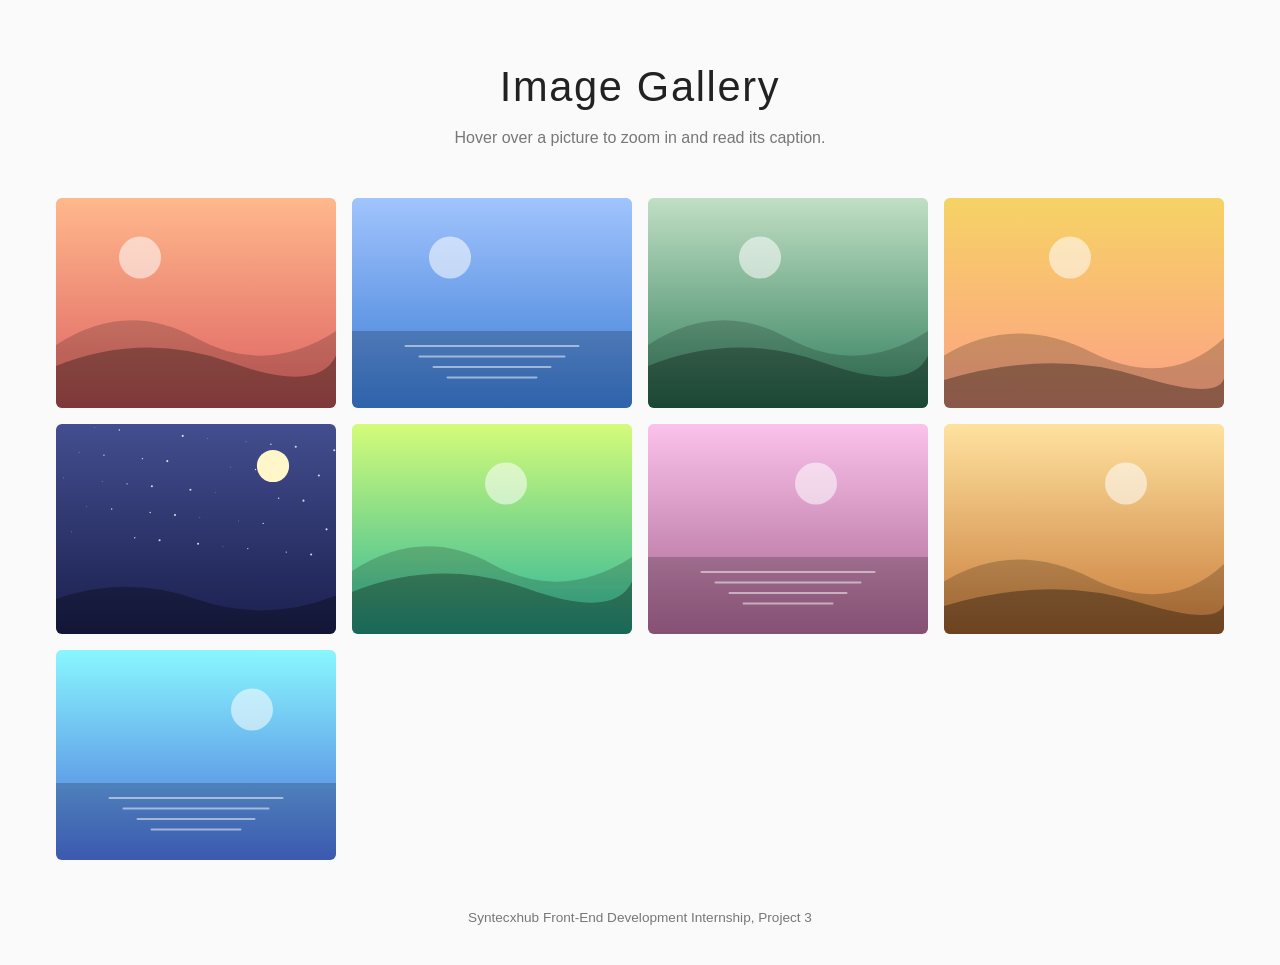
<file: Syntecxhub_Projects/Syntecxhub_Image_Gallery_App/index.html>
<!DOCTYPE html>
<html lang="en">
<head>
  <meta charset="UTF-8">
  <meta name="viewport" content="width=device-width, initial-scale=1">
  <title>Image Gallery</title>
  <link rel="stylesheet" href="style.css">
</head>
<body>
  <header class="head">
    <h1>Image Gallery</h1>
    <p>Hover over a picture to zoom in and read its caption.</p>
  </header>

  <main class="gallery">
    <figure class="item" tabindex="0"><img src="images/photo1.svg" alt="Warm orange hills at sunrise"><figcaption>Morning Hills</figcaption></figure>
    <figure class="item" tabindex="0"><img src="images/photo2.svg" alt="Blue lake under a clear sky"><figcaption>Calm Lake</figcaption></figure>
    <figure class="item" tabindex="0"><img src="images/photo3.svg" alt="Green forest hills"><figcaption>Forest Path</figcaption></figure>
    <figure class="item" tabindex="0"><img src="images/photo4.svg" alt="Golden desert dunes at sunset"><figcaption>Sunset Dunes</figcaption></figure>
    <figure class="item" tabindex="0"><img src="images/photo5.svg" alt="Starry night sky with a moon"><figcaption>Night Sky</figcaption></figure>
    <figure class="item" tabindex="0"><img src="images/photo6.svg" alt="Mint green valley"><figcaption>Mint Valley</figcaption></figure>
    <figure class="item" tabindex="0"><img src="images/photo7.svg" alt="Pink sky above a quiet lake"><figcaption>Rose Horizon</figcaption></figure>
    <figure class="item" tabindex="0"><img src="images/photo8.svg" alt="Sandy dunes in warm light"><figcaption>Desert Wind</figcaption></figure>
    <figure class="item" tabindex="0"><img src="images/photo9.svg" alt="Evening ocean in blue light"><figcaption>Ocean Dusk</figcaption></figure>
  </main>

  <footer class="foot">Syntecxhub Front-End Development Internship, Project 3</footer>
</body>
</html>
</file>
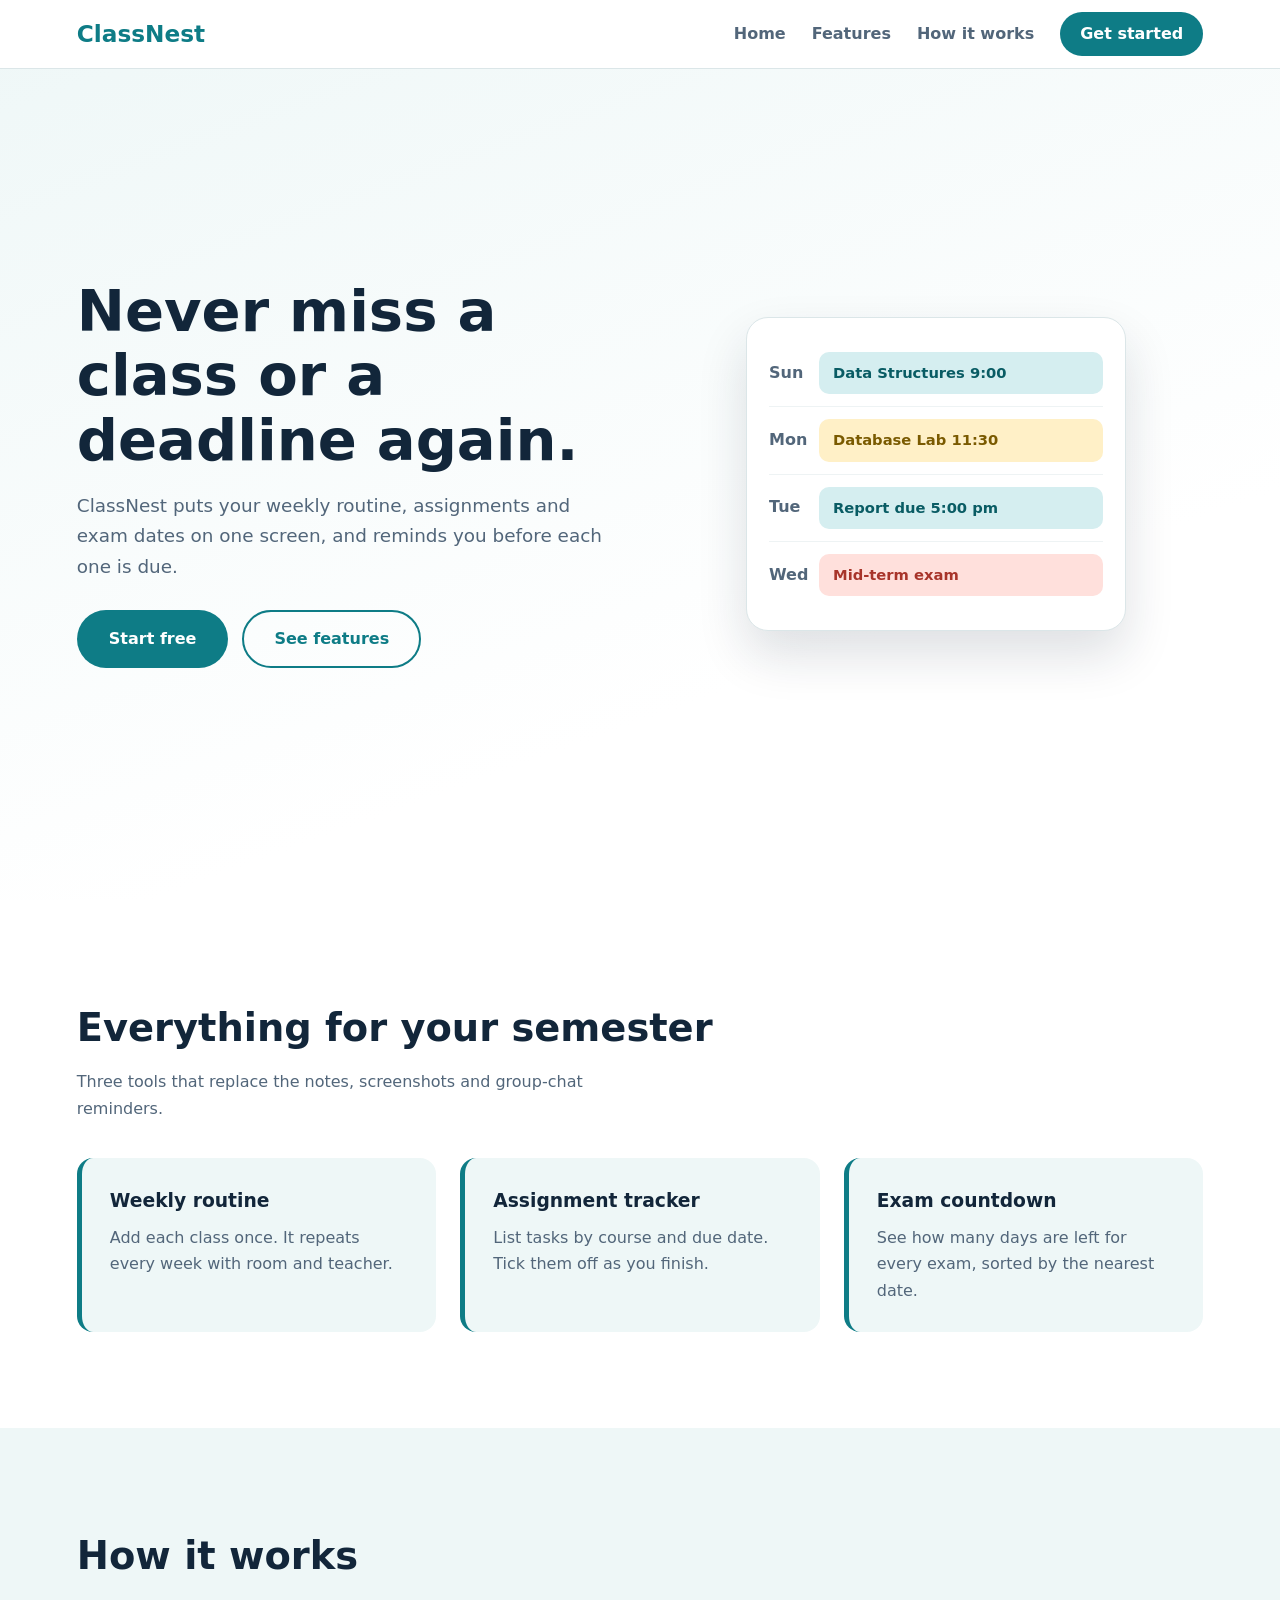
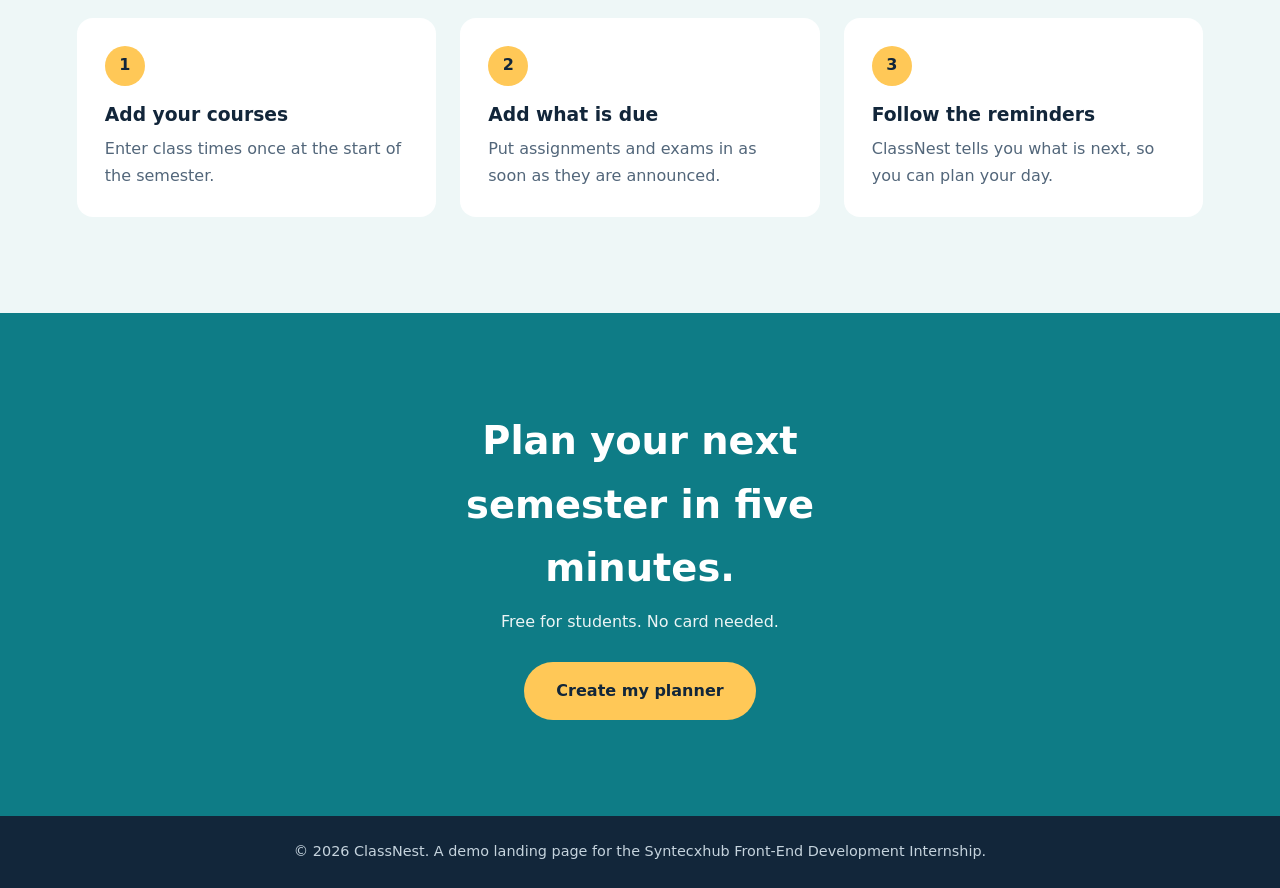
<file: Syntecxhub_Projects/Syntecxhub_Landing_Page/index.html>
<!DOCTYPE html>
<html lang="en">
<head>
  <meta charset="UTF-8">
  <meta name="viewport" content="width=device-width, initial-scale=1">
  <title>ClassNest | Your class routine and deadlines in one place</title>
  <meta name="description" content="ClassNest is a planner that keeps a student's class routine, assignments and exam dates in one place.">
  <link rel="stylesheet" href="style.css">
</head>
<body>
  <header class="navbar">
    <a class="logo" href="#home">ClassNest</a>
    <input type="checkbox" id="nav-check" class="nav-check" aria-label="Toggle menu">
    <label for="nav-check" class="burger" aria-hidden="true"><span></span><span></span><span></span></label>
    <nav class="nav-links" aria-label="Main">
      <a href="#home">Home</a>
      <a href="#features">Features</a>
      <a href="#how">How it works</a>
      <a class="nav-cta" href="#get-started">Get started</a>
    </nav>
  </header>

  <main>
    <section id="home" class="hero">
      <div class="hero-text">
        <h1>Never miss a class or a deadline again.</h1>
        <p>ClassNest puts your weekly routine, assignments and exam dates on one screen, and reminds you before each one is due.</p>
        <div class="hero-actions">
          <a class="btn btn-primary" href="#get-started">Start free</a>
          <a class="btn btn-ghost" href="#features">See features</a>
        </div>
      </div>
      <div class="hero-visual" aria-hidden="true">
        <div class="mock">
          <div class="mock-row"><b>Sun</b><span class="pill teal">Data Structures 9:00</span></div>
          <div class="mock-row"><b>Mon</b><span class="pill yellow">Database Lab 11:30</span></div>
          <div class="mock-row"><b>Tue</b><span class="pill teal">Report due 5:00 pm</span></div>
          <div class="mock-row"><b>Wed</b><span class="pill coral">Mid-term exam</span></div>
        </div>
      </div>
    </section>

    <section id="features" class="section">
      <h2>Everything for your semester</h2>
      <p class="lead">Three tools that replace the notes, screenshots and group-chat reminders.</p>
      <div class="grid">
        <article class="feature"><h3>Weekly routine</h3><p>Add each class once. It repeats every week with room and teacher.</p></article>
        <article class="feature"><h3>Assignment tracker</h3><p>List tasks by course and due date. Tick them off as you finish.</p></article>
        <article class="feature"><h3>Exam countdown</h3><p>See how many days are left for every exam, sorted by the nearest date.</p></article>
      </div>
    </section>

    <section id="how" class="section steps-section">
      <h2>How it works</h2>
      <ol class="steps">
        <li><h3>Add your courses</h3><p>Enter class times once at the start of the semester.</p></li>
        <li><h3>Add what is due</h3><p>Put assignments and exams in as soon as they are announced.</p></li>
        <li><h3>Follow the reminders</h3><p>ClassNest tells you what is next, so you can plan your day.</p></li>
      </ol>
    </section>

    <section id="get-started" class="cta">
      <h2>Plan your next semester in five minutes.</h2>
      <p>Free for students. No card needed.</p>
      <a class="btn btn-light" href="mailto:hello@classnest.example">Create my planner</a>
    </section>
  </main>

  <footer class="footer">&copy; 2026 ClassNest. A demo landing page for the Syntecxhub Front-End Development Internship.</footer>
</body>
</html>
</file>
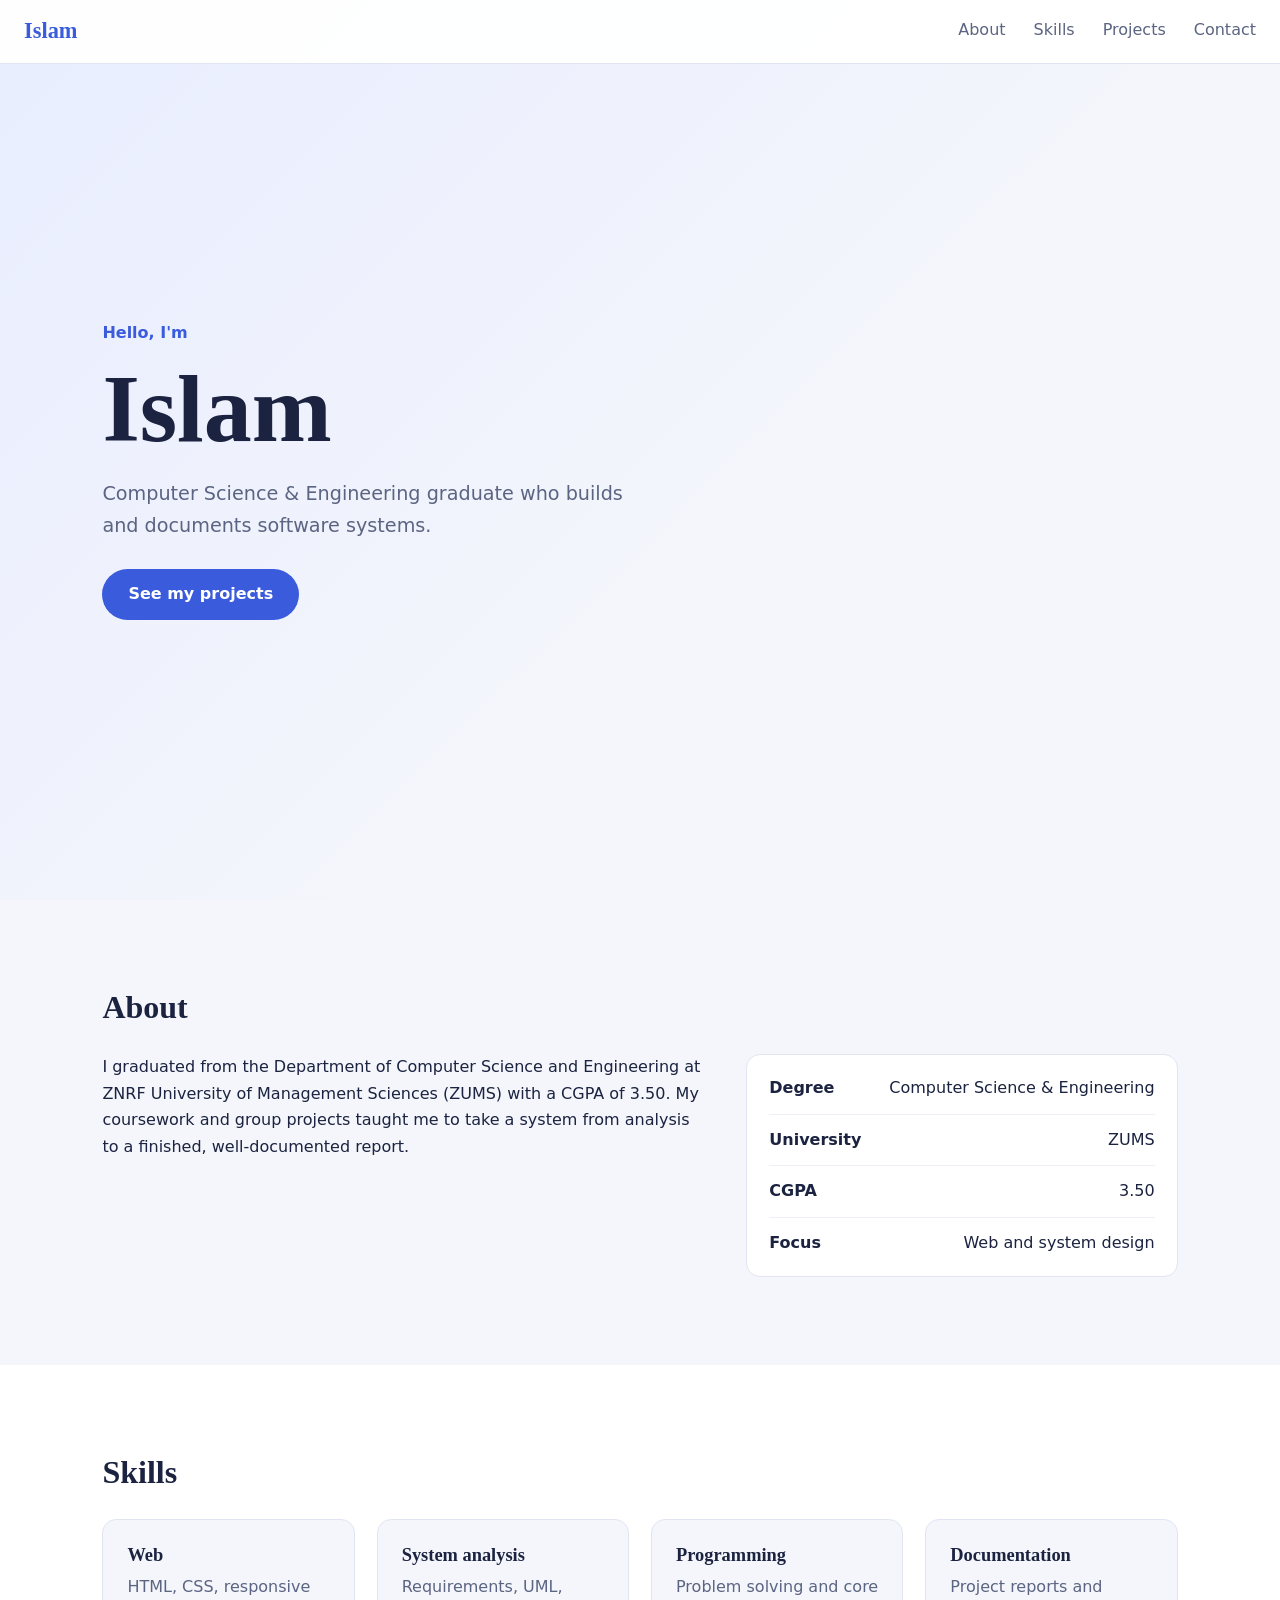
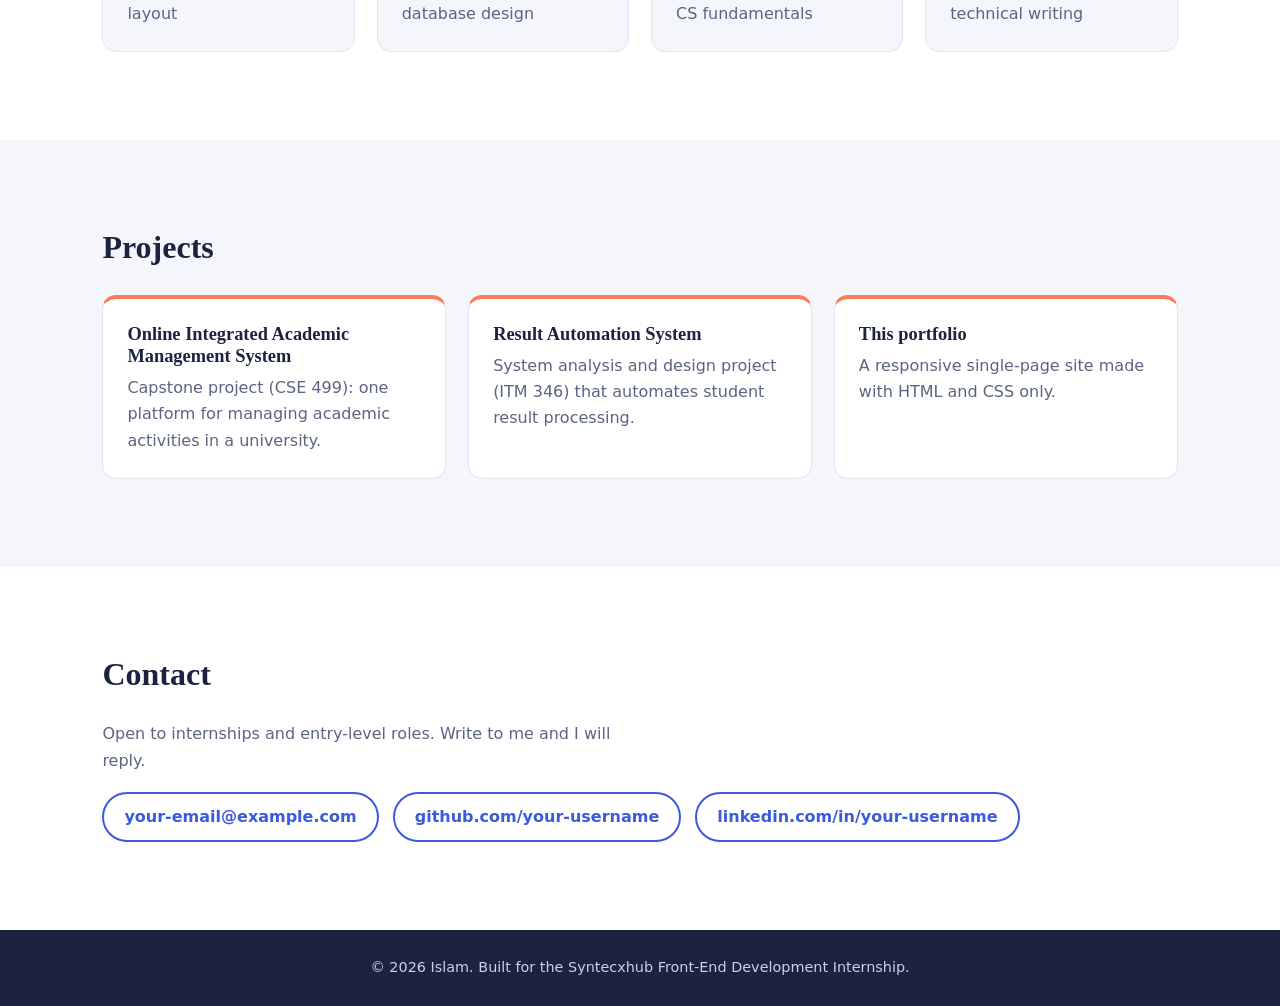
<file: Syntecxhub_Projects/Syntecxhub_Portfolio_Website/index.html>
<!DOCTYPE html>
<html lang="en">
<head>
  <meta charset="UTF-8">
  <meta name="viewport" content="width=device-width, initial-scale=1">
  <title>Islam | CSE Graduate Portfolio</title>
  <meta name="description" content="Portfolio of Islam, Computer Science and Engineering graduate from ZNRF University of Management Sciences.">
  <link rel="stylesheet" href="style.css">
</head>
<body>
  <header class="topbar">
    <a class="brand" href="#top">Islam</a>
    <input type="checkbox" id="menu-toggle" class="menu-toggle" aria-label="Toggle menu">
    <label for="menu-toggle" class="menu-button" aria-hidden="true"><span></span><span></span><span></span></label>
    <nav class="menu" aria-label="Main">
      <a href="#about">About</a>
      <a href="#skills">Skills</a>
      <a href="#projects">Projects</a>
      <a href="#contact">Contact</a>
    </nav>
  </header>

  <main id="top">
    <section class="hero">
      <p class="hero-small">Hello, I'm</p>
      <h1>Islam</h1>
      <p class="hero-role">Computer Science &amp; Engineering graduate who builds and documents software systems.</p>
      <a class="btn" href="#projects">See my projects</a>
    </section>

    <section id="about" class="section">
      <h2>About</h2>
      <div class="about-grid">
        <p>I graduated from the Department of Computer Science and Engineering at ZNRF University of Management Sciences (ZUMS) with a CGPA of 3.50. My coursework and group projects taught me to take a system from analysis to a finished, well-documented report.</p>
        <ul class="facts">
          <li><strong>Degree</strong> Computer Science &amp; Engineering</li>
          <li><strong>University</strong> ZUMS</li>
          <li><strong>CGPA</strong> 3.50</li>
          <li><strong>Focus</strong> Web and system design</li>
        </ul>
      </div>
    </section>

    <section id="skills" class="section alt">
      <h2>Skills</h2>
      <div class="cards">
        <article class="card"><h3>Web</h3><p>HTML, CSS, responsive layout</p></article>
        <article class="card"><h3>System analysis</h3><p>Requirements, UML, database design</p></article>
        <article class="card"><h3>Programming</h3><p>Problem solving and core CS fundamentals</p></article>
        <article class="card"><h3>Documentation</h3><p>Project reports and technical writing</p></article>
      </div>
    </section>

    <section id="projects" class="section">
      <h2>Projects</h2>
      <div class="cards">
        <article class="card project">
          <h3>Online Integrated Academic Management System</h3>
          <p>Capstone project (CSE 499): one platform for managing academic activities in a university.</p>
        </article>
        <article class="card project">
          <h3>Result Automation System</h3>
          <p>System analysis and design project (ITM 346) that automates student result processing.</p>
        </article>
        <article class="card project">
          <h3>This portfolio</h3>
          <p>A responsive single-page site made with HTML and CSS only.</p>
        </article>
      </div>
    </section>

    <section id="contact" class="section alt">
      <h2>Contact</h2>
      <p class="contact-text">Open to internships and entry-level roles. Write to me and I will reply.</p>
      <ul class="contact-list">
        <li><a href="mailto:your-email@example.com">your-email@example.com</a></li>
        <li><a href="https://github.com/your-username">github.com/your-username</a></li>
        <li><a href="https://www.linkedin.com/in/your-username">linkedin.com/in/your-username</a></li>
      </ul>
    </section>
  </main>

  <footer class="footer">&copy; 2026 Islam. Built for the Syntecxhub Front-End Development Internship.</footer>
</body>
</html>
</file>
<file: Syntecxhub_Projects/Syntecxhub_Image_Gallery_App/style.css>
:root{--ink:#222;--muted:#777;--bg:#fafafa;--gap:16px}
*{box-sizing:border-box;margin:0;padding:0}
body{font-family:"Helvetica Neue",Arial,sans-serif;color:var(--ink);background:var(--bg);line-height:1.5}
.head{text-align:center;padding:56px 20px 28px}
.head h1{font-size:clamp(1.8rem,4vw,2.6rem);font-weight:300;letter-spacing:.04em}
.head p{color:var(--muted);margin-top:8px}

.gallery{display:grid;grid-template-columns:repeat(auto-fill,minmax(260px,1fr));gap:var(--gap);max-width:1200px;margin:0 auto;padding:20px var(--gap) 48px}
.item{position:relative;overflow:hidden;aspect-ratio:4/3;border-radius:6px;background:#e5e5e5;cursor:pointer}
.item img{display:block;width:100%;height:100%;object-fit:cover;transition:transform .5s ease,opacity .5s ease}
.item figcaption{position:absolute;left:0;right:0;bottom:0;padding:14px 16px;color:#fff;font-size:1rem;background:linear-gradient(transparent,rgba(0,0,0,.7));transform:translateY(100%);opacity:0;transition:transform .4s ease,opacity .4s ease}
.item:hover img,.item:focus-visible img{transform:scale(1.12);opacity:.88}
.item:hover figcaption,.item:focus-visible figcaption{transform:translateY(0);opacity:1}
.item:focus-visible{outline:3px solid #3a7bd5;outline-offset:3px}
.foot{text-align:center;color:var(--muted);font-size:.85rem;padding:0 20px 36px}

/* touch screens have no hover, so captions stay visible */
@media (hover:none){
  .item figcaption{transform:none;opacity:1}
}
@media (max-width:520px){
  .gallery{grid-template-columns:1fr}
}
@media (prefers-reduced-motion:reduce){
  *{transition:none!important}
}
</file>
<file: Syntecxhub_Projects/Syntecxhub_Landing_Page/style.css>
:root{
  --ink:#12263a;--muted:#52667a;--bg:#ffffff;--soft:#eef7f7;
  --teal:#0e7c86;--teal-dark:#095c64;--sun:#ffc857;--coral:#ff7a6b;
  --bar:68px;--radius:16px;
}
*{box-sizing:border-box;margin:0;padding:0}
html{scroll-behavior:smooth;scroll-padding-top:var(--bar)}
body{font-family:"Trebuchet MS","Segoe UI",system-ui,Arial,sans-serif;color:var(--ink);background:var(--bg);line-height:1.65}
a{color:inherit}
:focus-visible{outline:3px solid var(--coral);outline-offset:3px}

/* navbar */
.navbar{position:fixed;inset:0 0 auto 0;height:var(--bar);display:flex;align-items:center;justify-content:space-between;padding:0 max(20px,6vw);background:var(--bg);box-shadow:0 1px 0 #dbe6e8;z-index:20}
.logo{font-size:1.45rem;font-weight:800;text-decoration:none;color:var(--teal)}
.nav-links{display:flex;align-items:center;gap:26px}
.nav-links a{text-decoration:none;font-weight:600;color:var(--muted);transition:color .25s}
.nav-links a:hover{color:var(--teal)}
.nav-links .nav-cta{background:var(--teal);color:#fff;padding:9px 20px;border-radius:999px;transition:background .25s,transform .25s}
.nav-links .nav-cta:hover{background:var(--teal-dark);color:#fff;transform:translateY(-2px)}
.nav-check{position:absolute;opacity:0;pointer-events:none}
.burger{display:none;flex-direction:column;gap:5px;cursor:pointer;padding:8px}
.burger span{width:24px;height:3px;background:var(--ink);border-radius:2px;transition:transform .3s,opacity .3s}
.nav-check:focus-visible + .burger{outline:3px solid var(--coral)}

/* buttons */
.btn{display:inline-block;padding:14px 30px;border-radius:999px;font-weight:700;text-decoration:none;border:2px solid transparent;transition:transform .25s,background .25s,color .25s,box-shadow .25s}
.btn:hover{transform:translateY(-3px);box-shadow:0 10px 20px rgba(14,124,134,.25)}
.btn-primary{background:var(--teal);color:#fff}
.btn-primary:hover{background:var(--teal-dark)}
.btn-ghost{border-color:var(--teal);color:var(--teal)}
.btn-ghost:hover{background:var(--teal);color:#fff}
.btn-light{background:var(--sun);color:var(--ink)}
.btn-light:hover{background:#ffd77f}

/* hero (flexbox) */
.hero{display:flex;align-items:center;justify-content:space-between;gap:48px;min-height:100vh;padding:calc(var(--bar) + 40px) max(20px,6vw) 60px;background:linear-gradient(160deg,var(--soft),#fff 70%)}
.hero-text{flex:1 1 420px;max-width:34rem}
.hero h1{font-size:clamp(2.2rem,5.5vw,3.6rem);line-height:1.12;margin-bottom:18px}
.hero p{font-size:1.15rem;color:var(--muted);margin-bottom:28px}
.hero-actions{display:flex;flex-wrap:wrap;gap:14px}
.hero-visual{flex:1 1 320px;display:flex;justify-content:center}
.mock{width:100%;max-width:380px;background:#fff;border-radius:22px;padding:22px;box-shadow:0 24px 50px rgba(18,38,58,.14);border:1px solid #dbe6e8}
.mock-row{display:flex;align-items:center;gap:14px;padding:12px 0;border-bottom:1px solid #eef3f4}
.mock-row:last-child{border:0}
.mock-row b{width:36px;color:var(--muted)}
.pill{flex:1;padding:9px 14px;border-radius:10px;font-size:.92rem;font-weight:600}
.pill.teal{background:#d5eef0;color:var(--teal-dark)}
.pill.yellow{background:#fff0c7;color:#7a5a00}
.pill.coral{background:#ffe0dc;color:#a8342a}

/* sections (grid) */
.section{padding:96px max(20px,6vw)}
.section h2{font-size:clamp(1.7rem,4vw,2.4rem);margin-bottom:10px}
.lead{color:var(--muted);margin-bottom:36px;max-width:36rem}
.grid{display:grid;grid-template-columns:repeat(auto-fit,minmax(240px,1fr));gap:24px}
.feature{background:var(--soft);border-radius:var(--radius);padding:28px;border-left:5px solid var(--teal);transition:transform .3s,box-shadow .3s,border-color .3s}
.feature:hover{transform:translateY(-6px);box-shadow:0 16px 30px rgba(14,124,134,.16);border-color:var(--coral)}
.feature h3{margin-bottom:8px}
.feature p{color:var(--muted)}
.steps-section{background:var(--soft)}
.steps{list-style:none;counter-reset:step;display:grid;grid-template-columns:repeat(auto-fit,minmax(240px,1fr));gap:24px;margin-top:30px}
.steps li{counter-increment:step;background:#fff;border-radius:var(--radius);padding:28px;position:relative}
.steps li::before{content:counter(step);display:grid;place-items:center;width:40px;height:40px;border-radius:50%;background:var(--sun);font-weight:800;margin-bottom:14px}
.steps h3{margin-bottom:6px}
.steps p{color:var(--muted)}

/* call to action */
.cta{text-align:center;padding:96px max(20px,6vw);background:var(--teal);color:#fff}
.cta h2{font-size:clamp(1.7rem,4vw,2.4rem);max-width:30rem;margin:0 auto 10px}
.cta p{margin-bottom:26px;opacity:.92}
.footer{text-align:center;padding:24px 20px;background:var(--ink);color:#c5d3dd;font-size:.9rem}

/* mobile */
@media (max-width:800px){
  .burger{display:flex}
  .nav-links{position:absolute;top:var(--bar);left:0;right:0;flex-direction:column;align-items:stretch;gap:0;background:var(--bg);box-shadow:0 8px 14px rgba(0,0,0,.08);max-height:0;overflow:hidden;transition:max-height .35s}
  .nav-links a{padding:15px 24px}
  .nav-links .nav-cta{margin:8px 24px 16px;text-align:center}
  .nav-check:checked ~ .nav-links{max-height:360px}
  .nav-check:checked + .burger span:nth-child(1){transform:translateY(8px) rotate(45deg)}
  .nav-check:checked + .burger span:nth-child(2){opacity:0}
  .nav-check:checked + .burger span:nth-child(3){transform:translateY(-8px) rotate(-45deg)}
  .hero{min-height:auto}
  .section,.cta{padding:64px 20px}
}
@media (prefers-reduced-motion:reduce){
  html{scroll-behavior:auto}
  *{transition:none!important}
}
</file>
<file: Syntecxhub_Projects/Syntecxhub_Portfolio_Website/style.css>
:root{
  --ink:#1b2340;--muted:#5b6482;--paper:#f4f6fb;--white:#fff;
  --primary:#3a5bdb;--primary-dark:#2a43a8;--accent:#ff7a59;
  --radius:14px;--bar:64px;
}
*{box-sizing:border-box;margin:0;padding:0}
html{scroll-behavior:smooth;scroll-padding-top:var(--bar)}
body{font-family:"Segoe UI",system-ui,-apple-system,Arial,sans-serif;color:var(--ink);background:var(--paper);line-height:1.65}
h1,h2,h3{font-family:Georgia,"Times New Roman",serif;line-height:1.2}
a{color:inherit}
:focus-visible{outline:3px solid var(--accent);outline-offset:3px}

/* navbar */
.topbar{position:fixed;inset:0 0 auto 0;height:var(--bar);display:flex;align-items:center;justify-content:space-between;padding:0 24px;background:rgba(255,255,255,.94);border-bottom:1px solid #e1e5f2;z-index:10}
.brand{font-family:Georgia,serif;font-size:1.4rem;font-weight:700;text-decoration:none;color:var(--primary)}
.menu{display:flex;gap:28px}
.menu a{text-decoration:none;color:var(--muted);padding:6px 0;border-bottom:2px solid transparent;transition:color .25s,border-color .25s}
.menu a:hover{color:var(--ink);border-color:var(--accent)}
.menu-toggle{position:absolute;opacity:0;pointer-events:none}
.menu-button{display:none;cursor:pointer;flex-direction:column;gap:5px;padding:8px}
.menu-button span{width:24px;height:3px;background:var(--ink);border-radius:2px;transition:transform .3s,opacity .3s}
.menu-toggle:focus-visible + .menu-button{outline:3px solid var(--accent)}

/* hero */
.hero{min-height:100vh;display:flex;flex-direction:column;justify-content:center;align-items:flex-start;padding:120px max(24px,8vw) 80px;background:linear-gradient(135deg,#e8edff 0%,#f4f6fb 60%)}
.hero-small{color:var(--primary);font-weight:600}
.hero h1{font-size:clamp(3rem,10vw,6rem);margin:4px 0 12px}
.hero-role{max-width:34rem;font-size:1.2rem;color:var(--muted);margin-bottom:28px}
.btn{display:inline-block;background:var(--primary);color:var(--white);padding:12px 26px;border-radius:999px;text-decoration:none;font-weight:600;transition:background .25s,transform .25s}
.btn:hover{background:var(--primary-dark);transform:translateY(-3px)}

/* sections */
.section{padding:88px max(24px,8vw)}
.section.alt{background:var(--white)}
.section h2{font-size:2rem;margin-bottom:28px}
.about-grid{display:grid;grid-template-columns:1.4fr 1fr;gap:40px;align-items:start}
.facts{list-style:none;background:var(--white);border:1px solid #e1e5f2;border-radius:var(--radius);padding:8px 22px}
.facts li{display:flex;justify-content:space-between;gap:16px;padding:12px 0;border-bottom:1px solid #eef0f8}
.facts li:last-child{border:0}
.cards{display:grid;grid-template-columns:repeat(auto-fit,minmax(230px,1fr));gap:22px}
.card{background:var(--paper);border:1px solid #e1e5f2;border-radius:var(--radius);padding:24px;transition:transform .3s,box-shadow .3s,border-color .3s}
.section:not(.alt) .card{background:var(--white)}
.card:hover{transform:translateY(-6px);box-shadow:0 14px 28px rgba(42,67,168,.14);border-color:var(--primary)}
.card h3{font-size:1.15rem;margin-bottom:8px}
.card p{color:var(--muted)}
.project{border-top:4px solid var(--accent)}

/* contact */
.contact-text{max-width:34rem;margin-bottom:18px;color:var(--muted)}
.contact-list{list-style:none;display:flex;flex-wrap:wrap;gap:14px}
.contact-list a{display:inline-block;padding:10px 20px;border:2px solid var(--primary);border-radius:999px;text-decoration:none;color:var(--primary);font-weight:600;transition:background .25s,color .25s}
.contact-list a:hover{background:var(--primary);color:var(--white)}
.footer{text-align:center;padding:26px 24px;background:var(--ink);color:#c9d0ea;font-size:.9rem}

/* mobile */
@media (max-width:760px){
  .menu-button{display:flex}
  .menu{position:absolute;top:var(--bar);left:0;right:0;flex-direction:column;gap:0;background:var(--white);border-bottom:1px solid #e1e5f2;max-height:0;overflow:hidden;transition:max-height .35s}
  .menu a{padding:14px 24px;border-bottom:1px solid #eef0f8}
  .menu-toggle:checked ~ .menu{max-height:320px}
  .menu-toggle:checked + .menu-button span:nth-child(1){transform:translateY(8px) rotate(45deg)}
  .menu-toggle:checked + .menu-button span:nth-child(2){opacity:0}
  .menu-toggle:checked + .menu-button span:nth-child(3){transform:translateY(-8px) rotate(-45deg)}
  .about-grid{grid-template-columns:1fr}
  .section{padding:64px 24px}
}
@media (prefers-reduced-motion:reduce){
  html{scroll-behavior:auto}
  *{transition:none!important}
}
</file>
